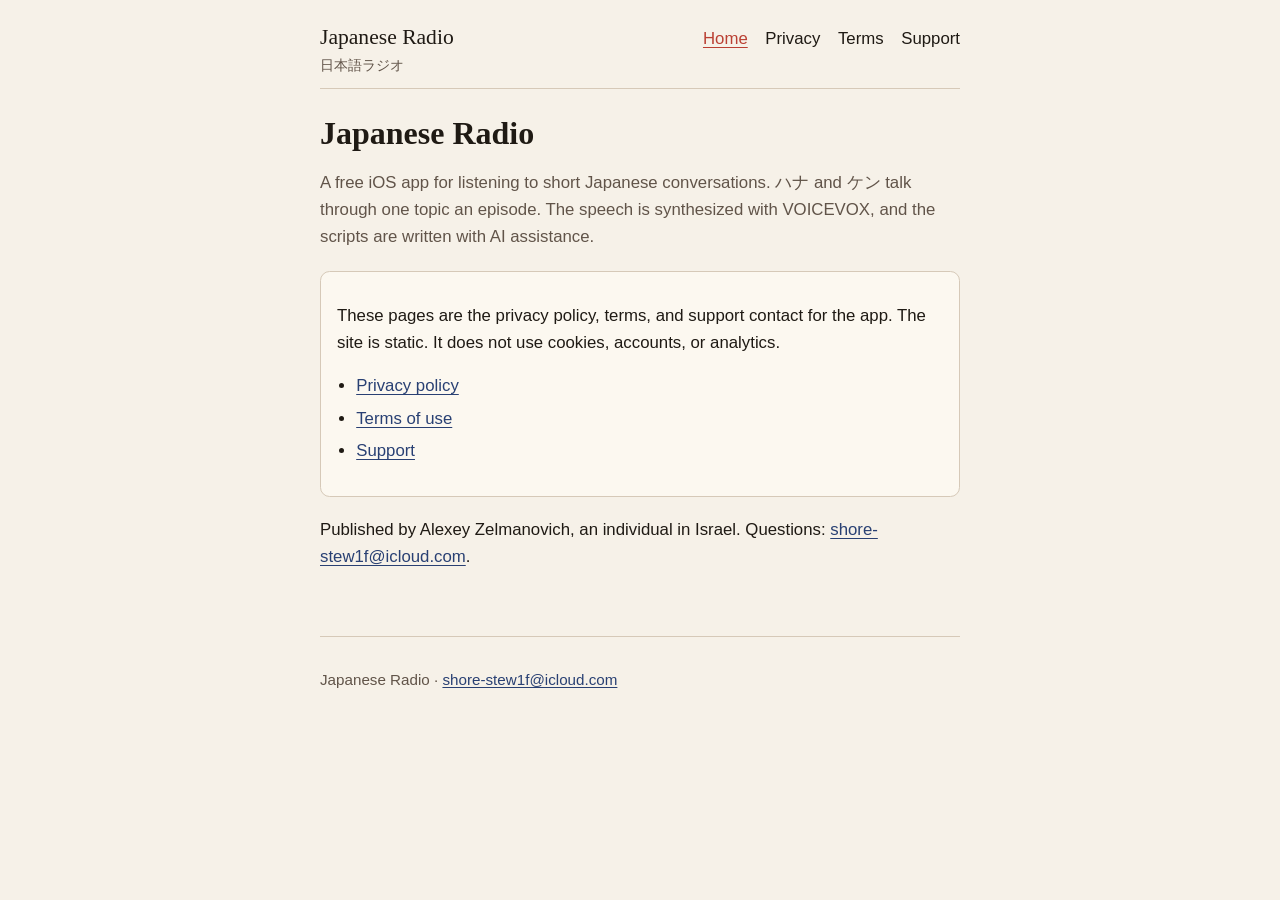
<file: index.html>
<!DOCTYPE html>
<html lang="en">
<head>
  <meta charset="utf-8">
  <meta name="viewport" content="width=device-width, initial-scale=1">
  <meta name="color-scheme" content="light dark">
  <title>Japanese Radio</title>
  <meta name="description" content="Privacy policy, terms of use, and support for the Japanese Radio iOS app.">
  <link rel="stylesheet" href="style.css">
  <link rel="icon" href="favicon.svg" type="image/svg+xml">
</head>
<body>
  <a class="skip" href="#content">Skip to content</a>
  <header class="site-header">
    <a class="brand" href="index.html">Japanese Radio <span>日本語ラジオ</span></a>
    <nav aria-label="Pages">
      <a href="index.html" aria-current="page">Home</a>
      <a href="privacy.html">Privacy</a>
      <a href="terms.html">Terms</a>
      <a href="support.html">Support</a>
    </nav>
  </header>
  <main id="content">
    <h1>Japanese Radio</h1>
    <p class="lede">A free iOS app for listening to short Japanese conversations. ハナ and ケン talk through one topic an episode. The speech is synthesized with VOICEVOX, and the scripts are written with AI assistance.</p>
    <div class="card">
      <p>These pages are the privacy policy, terms, and support contact for the app. The site is static. It does not use cookies, accounts, or analytics.</p>
      <ul>
        <li><a href="privacy.html">Privacy policy</a></li>
        <li><a href="terms.html">Terms of use</a></li>
        <li><a href="support.html">Support</a></li>
      </ul>
    </div>
    <p>Published by Alexey Zelmanovich, an individual in Israel. Questions: <a href="mailto:shore-stew1f@icloud.com">shore-stew1f@icloud.com</a>.</p>
  </main>
  <footer class="site-footer">
    <p>Japanese Radio · <a href="mailto:shore-stew1f@icloud.com">shore-stew1f@icloud.com</a></p>
  </footer>
</body>
</html>
</file>
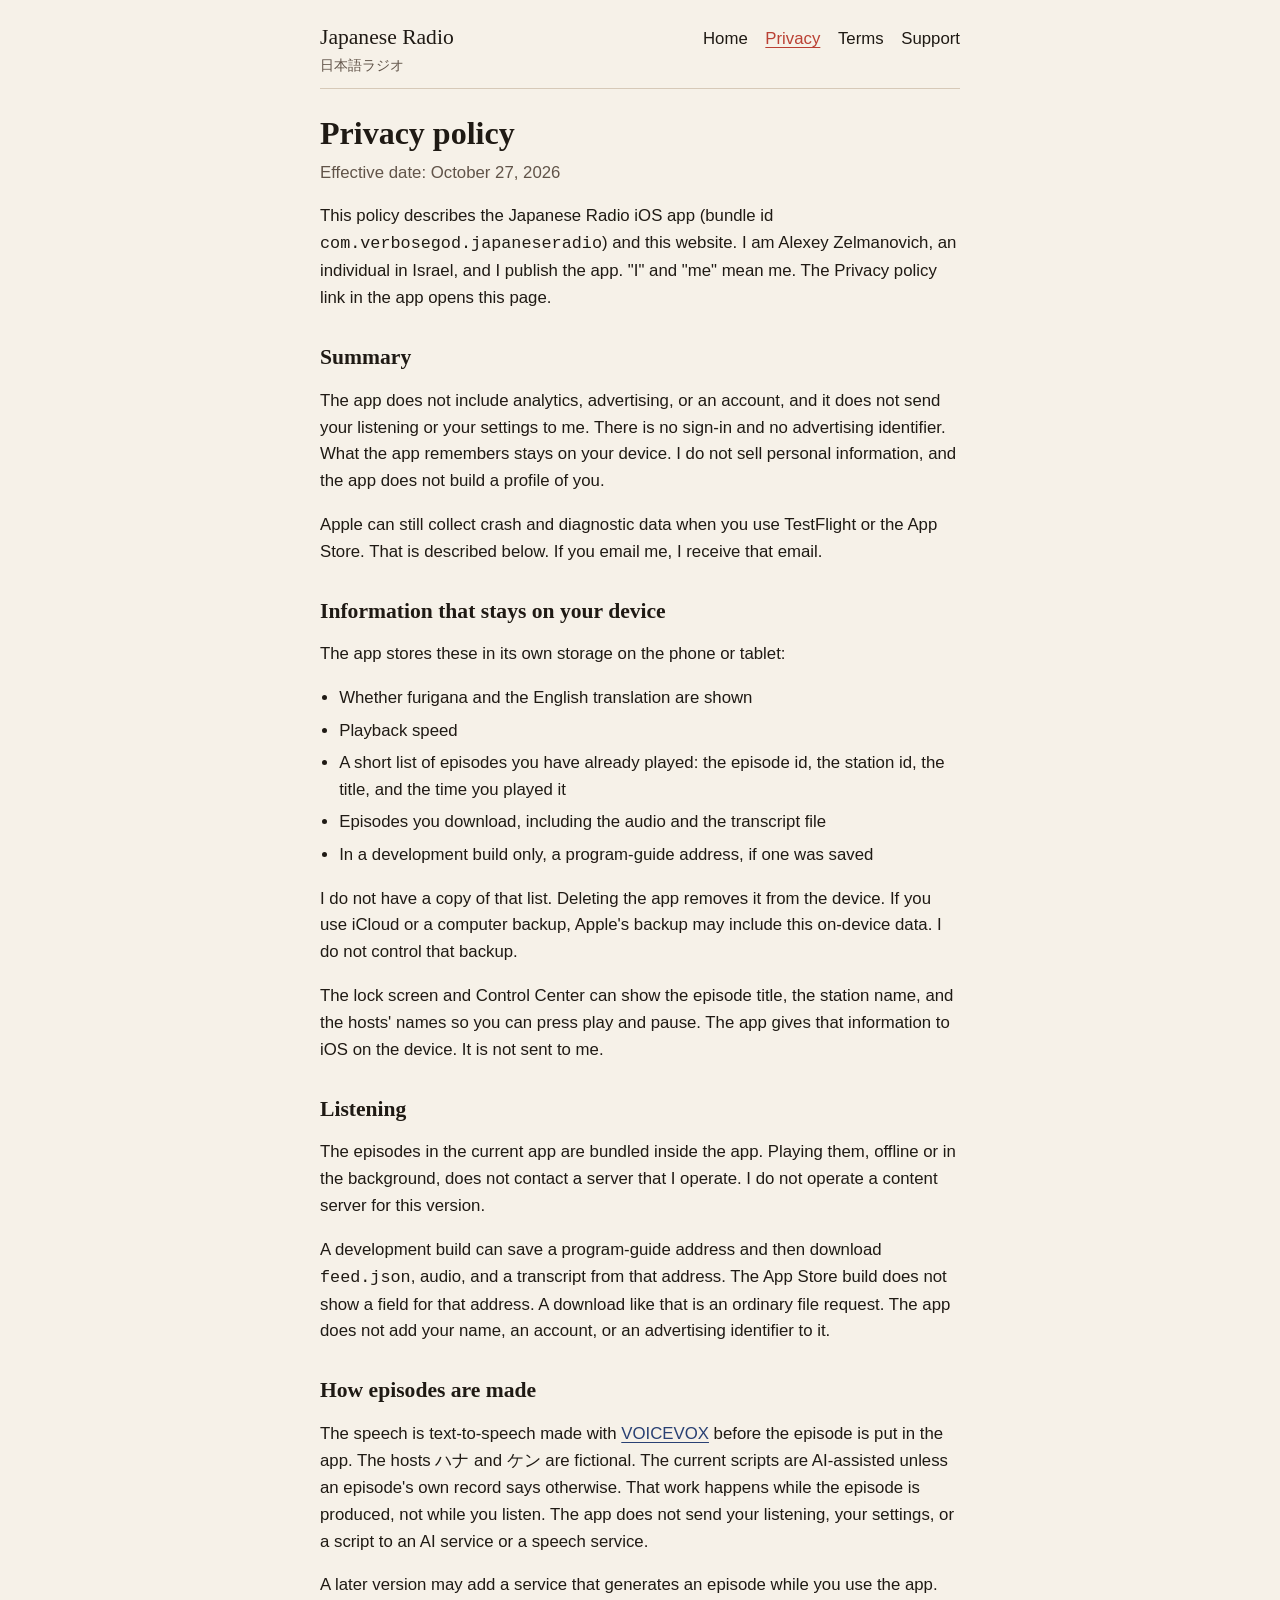
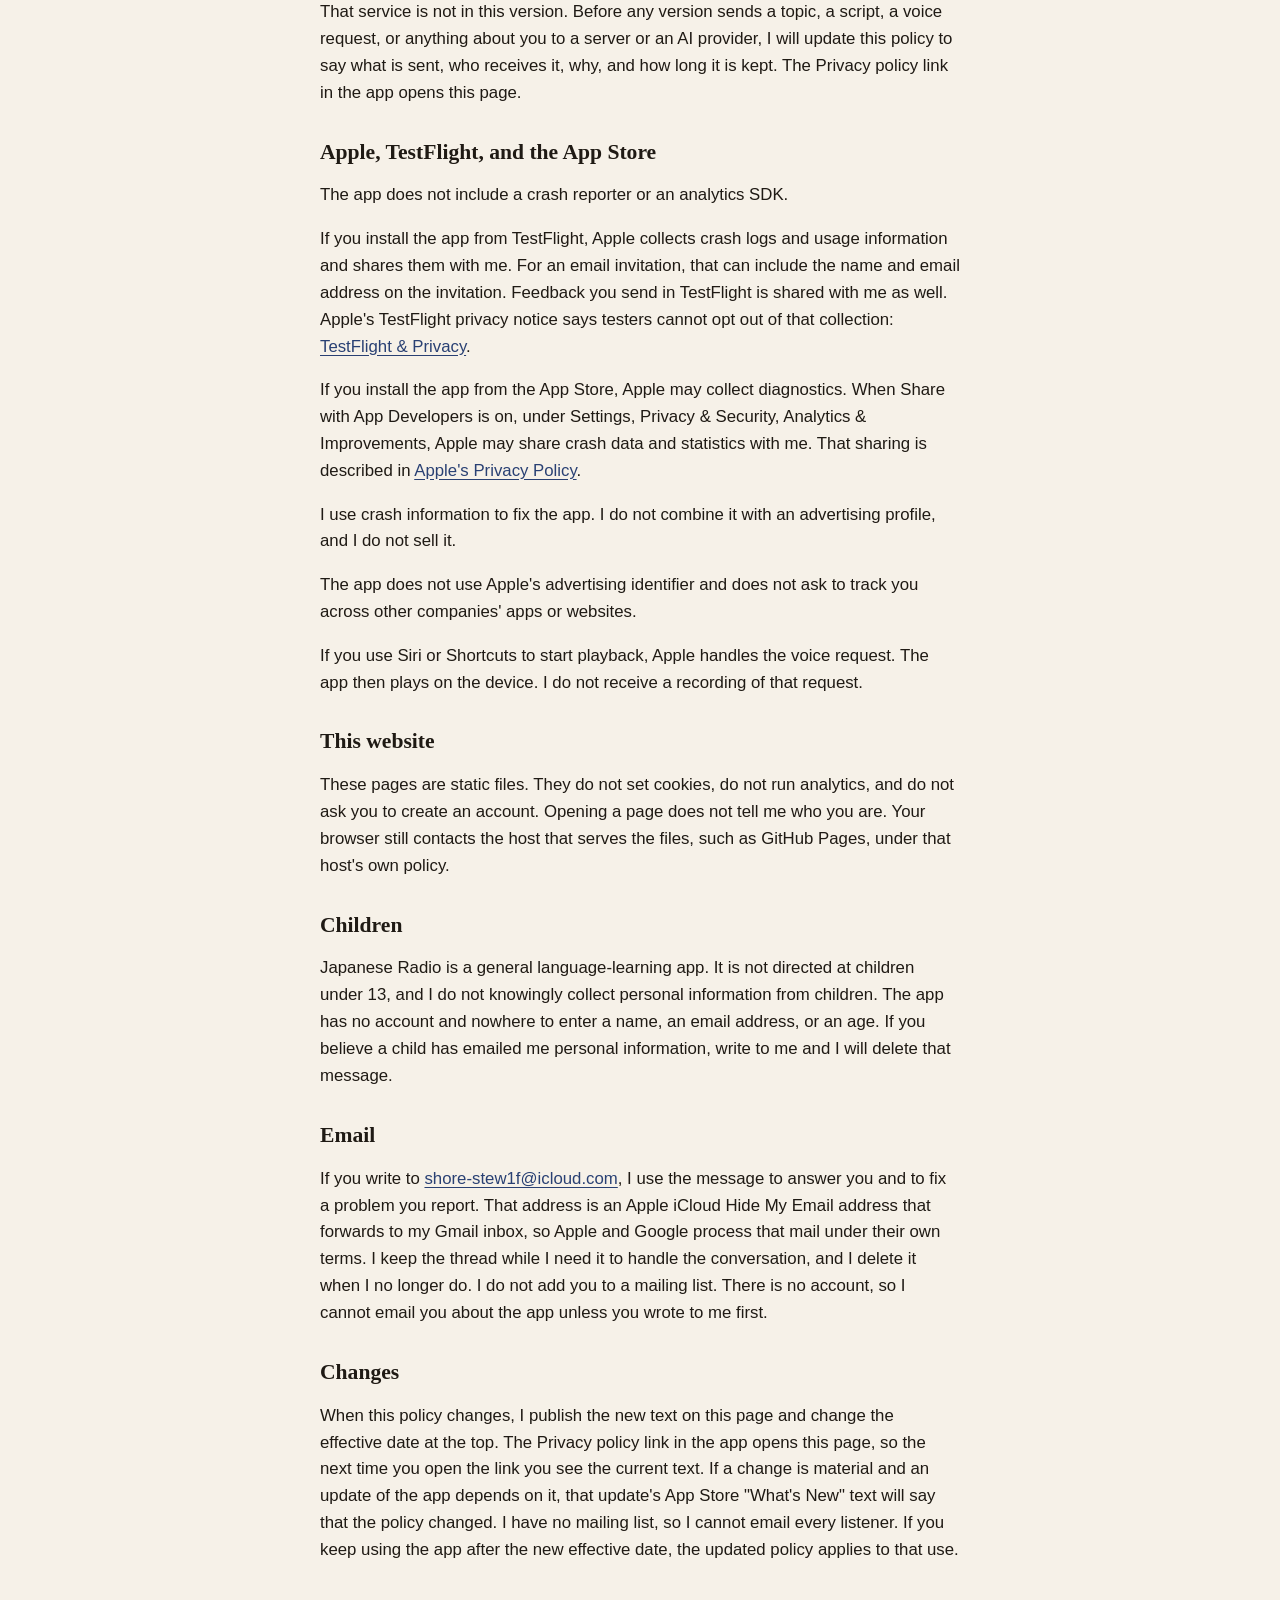
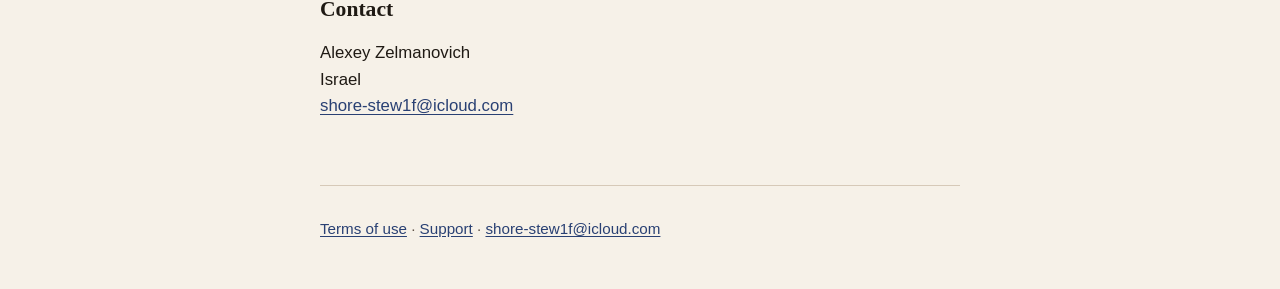
<file: privacy.html>
<!DOCTYPE html>
<html lang="en">
<head>
  <meta charset="utf-8">
  <meta name="viewport" content="width=device-width, initial-scale=1">
  <meta name="color-scheme" content="light dark">
  <title>Privacy policy — Japanese Radio</title>
  <meta name="description" content="Privacy policy for the Japanese Radio iOS app. The app does not include analytics, ads, or an account.">
  <link rel="stylesheet" href="style.css">
  <link rel="icon" href="favicon.svg" type="image/svg+xml">
</head>
<body>
  <a class="skip" href="#content">Skip to content</a>
  <header class="site-header">
    <a class="brand" href="index.html">Japanese Radio <span>日本語ラジオ</span></a>
    <nav aria-label="Pages">
      <a href="index.html">Home</a>
      <a href="privacy.html" aria-current="page">Privacy</a>
      <a href="terms.html">Terms</a>
      <a href="support.html">Support</a>
    </nav>
  </header>
  <main id="content">
    <h1>Privacy policy</h1>
    <p class="meta">Effective date: October 27, 2026</p>
    <p>This policy describes the Japanese Radio iOS app (bundle id <code>com.verbosegod.japaneseradio</code>) and this website. I am Alexey Zelmanovich, an individual in Israel, and I publish the app. "I" and "me" mean me. The Privacy policy link in the app opens this page.</p>

    <h2>Summary</h2>
    <p>The app does not include analytics, advertising, or an account, and it does not send your listening or your settings to me. There is no sign-in and no advertising identifier. What the app remembers stays on your device. I do not sell personal information, and the app does not build a profile of you.</p>
    <p>Apple can still collect crash and diagnostic data when you use TestFlight or the App Store. That is described below. If you email me, I receive that email.</p>

    <h2>Information that stays on your device</h2>
    <p>The app stores these in its own storage on the phone or tablet:</p>
    <ul>
      <li>Whether furigana and the English translation are shown</li>
      <li>Playback speed</li>
      <li>A short list of episodes you have already played: the episode id, the station id, the title, and the time you played it</li>
      <li>Episodes you download, including the audio and the transcript file</li>
      <li>In a development build only, a program-guide address, if one was saved</li>
    </ul>
    <p>I do not have a copy of that list. Deleting the app removes it from the device. If you use iCloud or a computer backup, Apple's backup may include this on-device data. I do not control that backup.</p>
    <p>The lock screen and Control Center can show the episode title, the station name, and the hosts' names so you can press play and pause. The app gives that information to iOS on the device. It is not sent to me.</p>

    <h2>Listening</h2>
    <p>The episodes in the current app are bundled inside the app. Playing them, offline or in the background, does not contact a server that I operate. I do not operate a content server for this version.</p>
    <p>A development build can save a program-guide address and then download <code>feed.json</code>, audio, and a transcript from that address. The App Store build does not show a field for that address. A download like that is an ordinary file request. The app does not add your name, an account, or an advertising identifier to it.</p>

    <h2>How episodes are made</h2>
    <p>The speech is text-to-speech made with <a href="https://voicevox.hiroshiba.jp/">VOICEVOX</a> before the episode is put in the app. The hosts ハナ and ケン are fictional. The current scripts are AI-assisted unless an episode's own record says otherwise. That work happens while the episode is produced, not while you listen. The app does not send your listening, your settings, or a script to an AI service or a speech service.</p>
    <p>A later version may add a service that generates an episode while you use the app. That service is not in this version. Before any version sends a topic, a script, a voice request, or anything about you to a server or an AI provider, I will update this policy to say what is sent, who receives it, why, and how long it is kept. The Privacy policy link in the app opens this page.</p>

    <h2>Apple, TestFlight, and the App Store</h2>
    <p>The app does not include a crash reporter or an analytics SDK.</p>
    <p>If you install the app from TestFlight, Apple collects crash logs and usage information and shares them with me. For an email invitation, that can include the name and email address on the invitation. Feedback you send in TestFlight is shared with me as well. Apple's TestFlight privacy notice says testers cannot opt out of that collection: <a href="https://www.apple.com/legal/privacy/data/en/test-flight/">TestFlight &amp; Privacy</a>.</p>
    <p>If you install the app from the App Store, Apple may collect diagnostics. When Share with App Developers is on, under Settings, Privacy &amp; Security, Analytics &amp; Improvements, Apple may share crash data and statistics with me. That sharing is described in <a href="https://www.apple.com/privacy/">Apple's Privacy Policy</a>.</p>
    <p>I use crash information to fix the app. I do not combine it with an advertising profile, and I do not sell it.</p>
    <p>The app does not use Apple's advertising identifier and does not ask to track you across other companies' apps or websites.</p>
    <p>If you use Siri or Shortcuts to start playback, Apple handles the voice request. The app then plays on the device. I do not receive a recording of that request.</p>

    <h2>This website</h2>
    <p>These pages are static files. They do not set cookies, do not run analytics, and do not ask you to create an account. Opening a page does not tell me who you are. Your browser still contacts the host that serves the files, such as GitHub Pages, under that host's own policy.</p>

    <h2>Children</h2>
    <p>Japanese Radio is a general language-learning app. It is not directed at children under 13, and I do not knowingly collect personal information from children. The app has no account and nowhere to enter a name, an email address, or an age. If you believe a child has emailed me personal information, write to me and I will delete that message.</p>

    <h2>Email</h2>
    <p>If you write to <a href="mailto:shore-stew1f@icloud.com">shore-stew1f@icloud.com</a>, I use the message to answer you and to fix a problem you report. That address is an Apple iCloud Hide My Email address that forwards to my Gmail inbox, so Apple and Google process that mail under their own terms. I keep the thread while I need it to handle the conversation, and I delete it when I no longer do. I do not add you to a mailing list. There is no account, so I cannot email you about the app unless you wrote to me first.</p>

    <h2>Changes</h2>
    <p>When this policy changes, I publish the new text on this page and change the effective date at the top. The Privacy policy link in the app opens this page, so the next time you open the link you see the current text. If a change is material and an update of the app depends on it, that update's App Store "What's New" text will say that the policy changed. I have no mailing list, so I cannot email every listener. If you keep using the app after the new effective date, the updated policy applies to that use.</p>

    <h2>Contact</h2>
    <p>Alexey Zelmanovich<br>Israel<br><a href="mailto:shore-stew1f@icloud.com">shore-stew1f@icloud.com</a></p>
  </main>
  <footer class="site-footer">
    <p><a href="terms.html">Terms of use</a> · <a href="support.html">Support</a> · <a href="mailto:shore-stew1f@icloud.com">shore-stew1f@icloud.com</a></p>
  </footer>
</body>
</html>
</file>
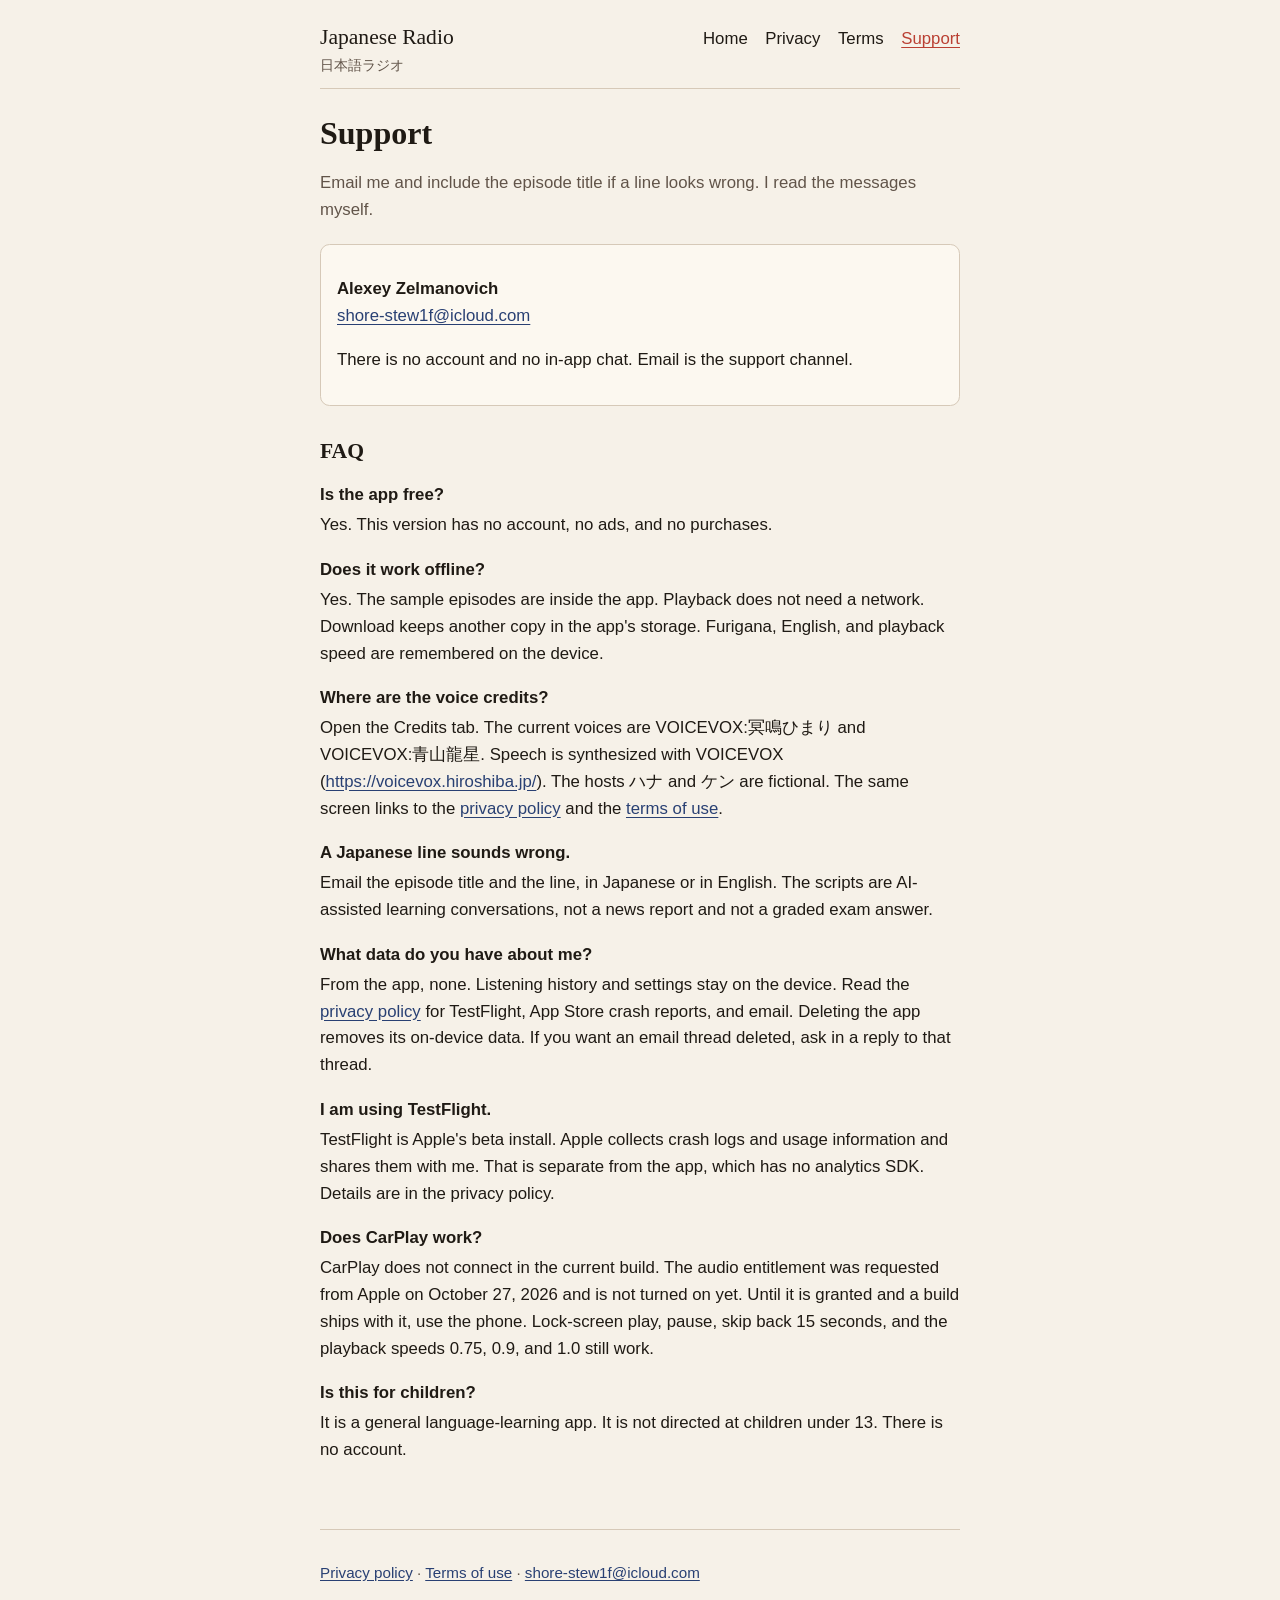
<file: support.html>
<!DOCTYPE html>
<html lang="en">
<head>
  <meta charset="utf-8">
  <meta name="viewport" content="width=device-width, initial-scale=1">
  <meta name="color-scheme" content="light dark">
  <title>Support — Japanese Radio</title>
  <meta name="description" content="How to contact the developer of Japanese Radio, and short answers about playback, privacy, and credits.">
  <link rel="stylesheet" href="style.css">
  <link rel="icon" href="favicon.svg" type="image/svg+xml">
</head>
<body>
  <a class="skip" href="#content">Skip to content</a>
  <header class="site-header">
    <a class="brand" href="index.html">Japanese Radio <span>日本語ラジオ</span></a>
    <nav aria-label="Pages">
      <a href="index.html">Home</a>
      <a href="privacy.html">Privacy</a>
      <a href="terms.html">Terms</a>
      <a href="support.html" aria-current="page">Support</a>
    </nav>
  </header>
  <main id="content">
    <h1>Support</h1>
    <p class="lede">Email me and include the episode title if a line looks wrong. I read the messages myself.</p>
    <div class="card">
      <p><strong>Alexey Zelmanovich</strong><br>
      <a href="mailto:shore-stew1f@icloud.com">shore-stew1f@icloud.com</a></p>
      <p>There is no account and no in-app chat. Email is the support channel.</p>
    </div>

    <h2>FAQ</h2>
    <dl>
      <dt>Is the app free?</dt>
      <dd>Yes. This version has no account, no ads, and no purchases.</dd>

      <dt>Does it work offline?</dt>
      <dd>Yes. The sample episodes are inside the app. Playback does not need a network. Download keeps another copy in the app's storage. Furigana, English, and playback speed are remembered on the device.</dd>

      <dt>Where are the voice credits?</dt>
      <dd>Open the Credits tab. The current voices are VOICEVOX:冥鳴ひまり and VOICEVOX:青山龍星. Speech is synthesized with VOICEVOX (<a href="https://voicevox.hiroshiba.jp/">https://voicevox.hiroshiba.jp/</a>). The hosts ハナ and ケン are fictional. The same screen links to the <a href="privacy.html">privacy policy</a> and the <a href="terms.html">terms of use</a>.</dd>

      <dt>A Japanese line sounds wrong.</dt>
      <dd>Email the episode title and the line, in Japanese or in English. The scripts are AI-assisted learning conversations, not a news report and not a graded exam answer.</dd>

      <dt>What data do you have about me?</dt>
      <dd>From the app, none. Listening history and settings stay on the device. Read the <a href="privacy.html">privacy policy</a> for TestFlight, App Store crash reports, and email. Deleting the app removes its on-device data. If you want an email thread deleted, ask in a reply to that thread.</dd>

      <dt>I am using TestFlight.</dt>
      <dd>TestFlight is Apple's beta install. Apple collects crash logs and usage information and shares them with me. That is separate from the app, which has no analytics SDK. Details are in the privacy policy.</dd>

      <dt>Does CarPlay work?</dt>
      <dd>CarPlay does not connect in the current build. The audio entitlement was requested from Apple on October 27, 2026 and is not turned on yet. Until it is granted and a build ships with it, use the phone. Lock-screen play, pause, skip back 15 seconds, and the playback speeds 0.75, 0.9, and 1.0 still work.</dd>

      <dt>Is this for children?</dt>
      <dd>It is a general language-learning app. It is not directed at children under 13. There is no account.</dd>
    </dl>
  </main>
  <footer class="site-footer">
    <p><a href="privacy.html">Privacy policy</a> · <a href="terms.html">Terms of use</a> · <a href="mailto:shore-stew1f@icloud.com">shore-stew1f@icloud.com</a></p>
  </footer>
</body>
</html>
</file>
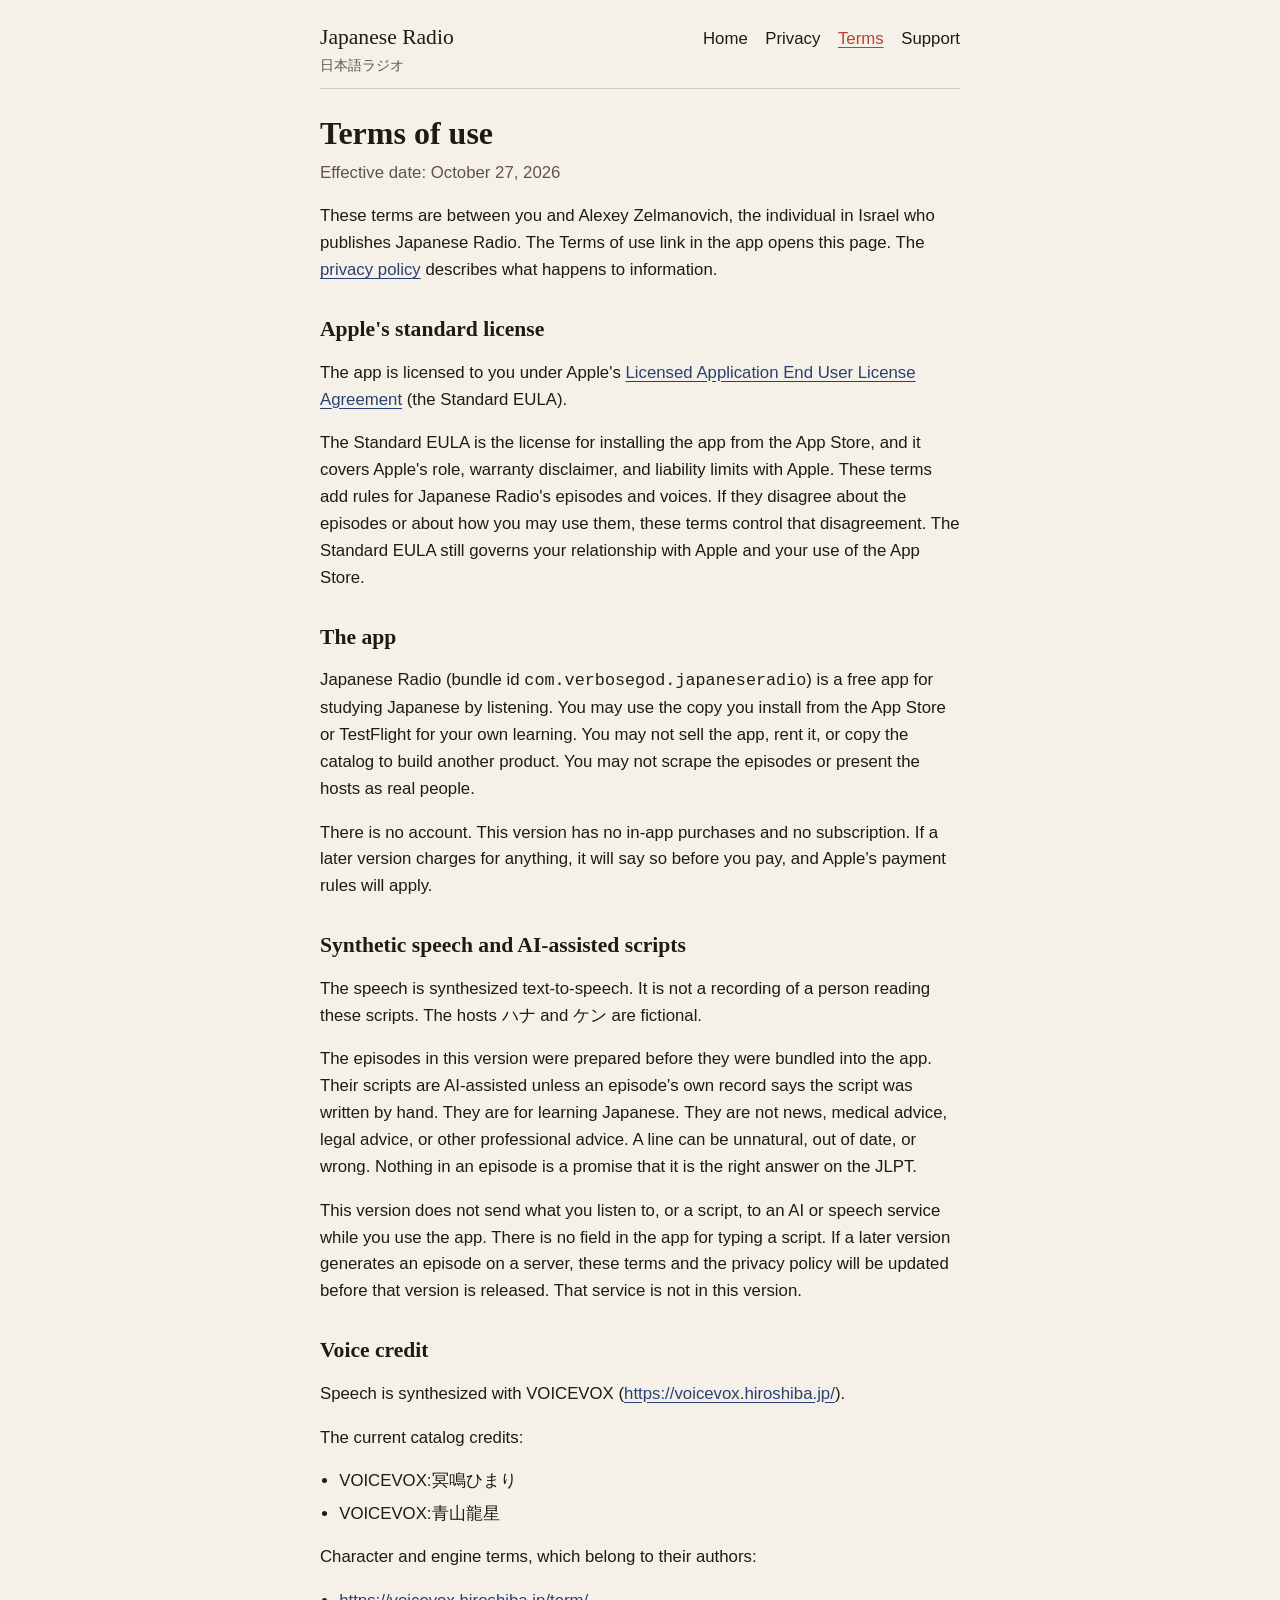
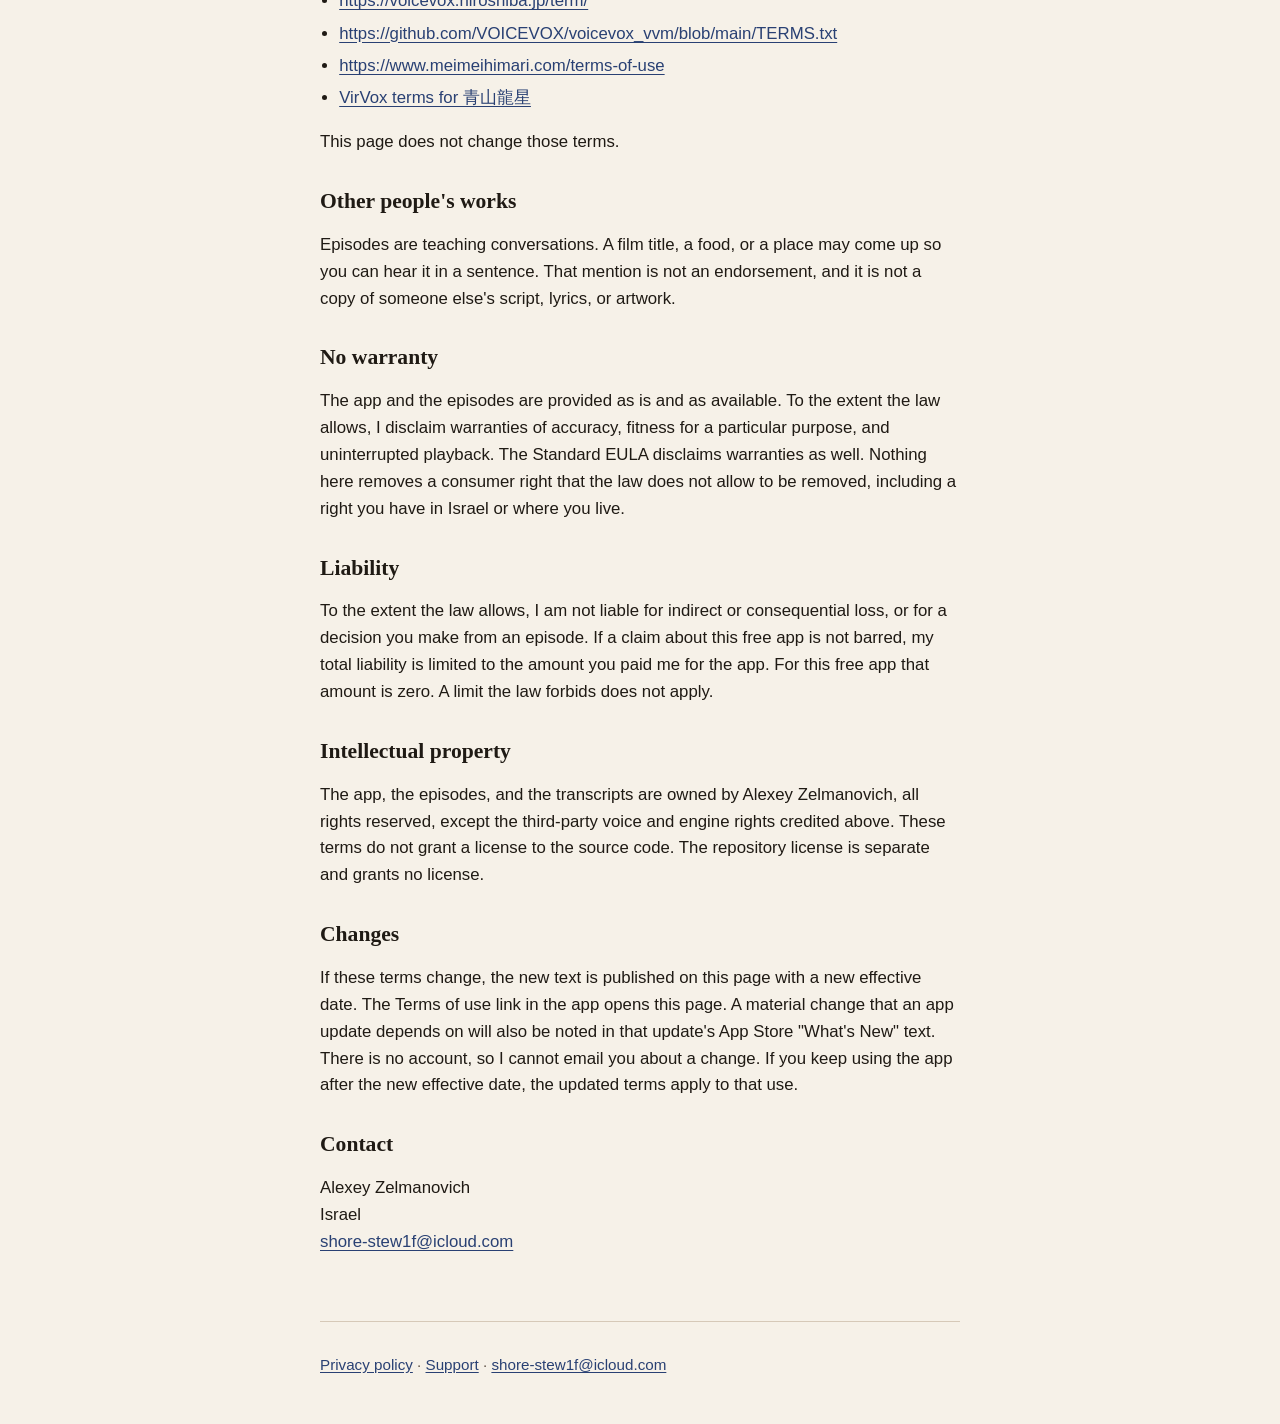
<file: terms.html>
<!DOCTYPE html>
<html lang="en">
<head>
  <meta charset="utf-8">
  <meta name="viewport" content="width=device-width, initial-scale=1">
  <meta name="color-scheme" content="light dark">
  <title>Terms of use — Japanese Radio</title>
  <meta name="description" content="Terms of use for Japanese Radio. Apple's standard EULA applies, plus these app-specific terms.">
  <link rel="stylesheet" href="style.css">
  <link rel="icon" href="favicon.svg" type="image/svg+xml">
</head>
<body>
  <a class="skip" href="#content">Skip to content</a>
  <header class="site-header">
    <a class="brand" href="index.html">Japanese Radio <span>日本語ラジオ</span></a>
    <nav aria-label="Pages">
      <a href="index.html">Home</a>
      <a href="privacy.html">Privacy</a>
      <a href="terms.html" aria-current="page">Terms</a>
      <a href="support.html">Support</a>
    </nav>
  </header>
  <main id="content">
    <h1>Terms of use</h1>
    <p class="meta">Effective date: October 27, 2026</p>
    <p>These terms are between you and Alexey Zelmanovich, the individual in Israel who publishes Japanese Radio. The Terms of use link in the app opens this page. The <a href="privacy.html">privacy policy</a> describes what happens to information.</p>

    <h2>Apple's standard license</h2>
    <p>The app is licensed to you under Apple's <a href="https://www.apple.com/legal/internet-services/itunes/dev/stdeula/">Licensed Application End User License Agreement</a> (the Standard EULA).</p>
    <p>The Standard EULA is the license for installing the app from the App Store, and it covers Apple's role, warranty disclaimer, and liability limits with Apple. These terms add rules for Japanese Radio's episodes and voices. If they disagree about the episodes or about how you may use them, these terms control that disagreement. The Standard EULA still governs your relationship with Apple and your use of the App Store.</p>

    <h2>The app</h2>
    <p>Japanese Radio (bundle id <code>com.verbosegod.japaneseradio</code>) is a free app for studying Japanese by listening. You may use the copy you install from the App Store or TestFlight for your own learning. You may not sell the app, rent it, or copy the catalog to build another product. You may not scrape the episodes or present the hosts as real people.</p>
    <p>There is no account. This version has no in-app purchases and no subscription. If a later version charges for anything, it will say so before you pay, and Apple's payment rules will apply.</p>

    <h2>Synthetic speech and AI-assisted scripts</h2>
    <p>The speech is synthesized text-to-speech. It is not a recording of a person reading these scripts. The hosts ハナ and ケン are fictional.</p>
    <p>The episodes in this version were prepared before they were bundled into the app. Their scripts are AI-assisted unless an episode's own record says the script was written by hand. They are for learning Japanese. They are not news, medical advice, legal advice, or other professional advice. A line can be unnatural, out of date, or wrong. Nothing in an episode is a promise that it is the right answer on the JLPT.</p>
    <p>This version does not send what you listen to, or a script, to an AI or speech service while you use the app. There is no field in the app for typing a script. If a later version generates an episode on a server, these terms and the privacy policy will be updated before that version is released. That service is not in this version.</p>

    <h2>Voice credit</h2>
    <p>Speech is synthesized with VOICEVOX (<a href="https://voicevox.hiroshiba.jp/">https://voicevox.hiroshiba.jp/</a>).</p>
    <p>The current catalog credits:</p>
    <ul>
      <li>VOICEVOX:冥鳴ひまり</li>
      <li>VOICEVOX:青山龍星</li>
    </ul>
    <p>Character and engine terms, which belong to their authors:</p>
    <ul>
      <li><a href="https://voicevox.hiroshiba.jp/term/">https://voicevox.hiroshiba.jp/term/</a></li>
      <li><a href="https://github.com/VOICEVOX/voicevox_vvm/blob/main/TERMS.txt">https://github.com/VOICEVOX/voicevox_vvm/blob/main/TERMS.txt</a></li>
      <li><a href="https://www.meimeihimari.com/terms-of-use">https://www.meimeihimari.com/terms-of-use</a></li>
      <li><a href="https://virvoxproject.wixsite.com/official/voicevox%E3%81%AE%E5%88%A9%E7%94%A8%E8%A6%8F%E7%B4%84">VirVox terms for 青山龍星</a></li>
    </ul>
    <p>This page does not change those terms.</p>

    <h2>Other people's works</h2>
    <p>Episodes are teaching conversations. A film title, a food, or a place may come up so you can hear it in a sentence. That mention is not an endorsement, and it is not a copy of someone else's script, lyrics, or artwork.</p>

    <h2>No warranty</h2>
    <p>The app and the episodes are provided as is and as available. To the extent the law allows, I disclaim warranties of accuracy, fitness for a particular purpose, and uninterrupted playback. The Standard EULA disclaims warranties as well. Nothing here removes a consumer right that the law does not allow to be removed, including a right you have in Israel or where you live.</p>

    <h2>Liability</h2>
    <p>To the extent the law allows, I am not liable for indirect or consequential loss, or for a decision you make from an episode. If a claim about this free app is not barred, my total liability is limited to the amount you paid me for the app. For this free app that amount is zero. A limit the law forbids does not apply.</p>

    <h2>Intellectual property</h2>
    <p>The app, the episodes, and the transcripts are owned by Alexey Zelmanovich, all rights reserved, except the third-party voice and engine rights credited above. These terms do not grant a license to the source code. The repository license is separate and grants no license.</p>

    <h2>Changes</h2>
    <p>If these terms change, the new text is published on this page with a new effective date. The Terms of use link in the app opens this page. A material change that an app update depends on will also be noted in that update's App Store "What's New" text. There is no account, so I cannot email you about a change. If you keep using the app after the new effective date, the updated terms apply to that use.</p>

    <h2>Contact</h2>
    <p>Alexey Zelmanovich<br>Israel<br><a href="mailto:shore-stew1f@icloud.com">shore-stew1f@icloud.com</a></p>
  </main>
  <footer class="site-footer">
    <p><a href="privacy.html">Privacy policy</a> · <a href="support.html">Support</a> · <a href="mailto:shore-stew1f@icloud.com">shore-stew1f@icloud.com</a></p>
  </footer>
</body>
</html>
</file>
<file: style.css>
:root {
  color-scheme: light dark;
  --paper: #f6f1e8;
  --ink: #1f1a14;
  --secondary: #615449;
  --vermilion: #ba4033;
  --indigo: #294073;
  --line: #d6c9b8;
  --card: #fcf8f0;
  --max: 40rem;
}

@media (prefers-color-scheme: dark) {
  :root {
    --paper: #171411;
    --ink: #f5ede0;
    --secondary: #b8ab99;
    --vermilion: #e8735c;
    --indigo: #a3bdeb;
    --line: #3d362e;
    --card: #241f1b;
  }
}

* { box-sizing: border-box; }

html { scroll-behavior: smooth; }

body {
  margin: 0;
  background: var(--paper);
  color: var(--ink);
  font-family: -apple-system, BlinkMacSystemFont, "Segoe UI", Helvetica, Arial, sans-serif;
  font-size: 1.05rem;
  line-height: 1.6;
}

a {
  color: var(--indigo);
  text-underline-offset: 0.15em;
}

a:hover { color: var(--vermilion); }

.skip {
  position: absolute;
  left: 0.5rem;
  top: -3rem;
  background: var(--card);
  color: var(--ink);
  padding: 0.4rem 0.7rem;
  border: 1px solid var(--line);
}

.skip:focus { top: 0.5rem; }

.site-header,
.site-footer,
main {
  width: min(var(--max), calc(100% - 2rem));
  margin-inline: auto;
}

.site-header {
  display: flex;
  flex-wrap: wrap;
  align-items: baseline;
  justify-content: space-between;
  gap: 0.75rem 1.5rem;
  padding: 1.25rem 0 0.75rem;
  border-bottom: 1px solid var(--line);
}

.brand {
  color: var(--ink);
  font-family: Georgia, "Iowan Old Style", Palatino, "Palatino Linotype", serif;
  font-size: 1.35rem;
  text-decoration: none;
}

.brand span {
  display: block;
  color: var(--secondary);
  font-family: -apple-system, BlinkMacSystemFont, "Segoe UI", Helvetica, Arial, sans-serif;
  font-size: 0.85rem;
}

.site-header nav {
  display: flex;
  flex-wrap: wrap;
  gap: 0.75rem 1.1rem;
}

.site-header nav a {
  color: var(--ink);
  text-decoration: none;
}

.site-header nav a[aria-current="page"] {
  color: var(--vermilion);
  text-decoration: underline;
}

main { padding: 1.5rem 0 3rem; }

h1, h2 {
  font-family: Georgia, "Iowan Old Style", Palatino, "Palatino Linotype", serif;
  font-weight: 600;
  line-height: 1.25;
}

h1 { font-size: 2rem; margin: 0 0 0.4rem; }

h2 {
  font-size: 1.35rem;
  margin: 2rem 0 0.4rem;
}

.lede, .meta { color: var(--secondary); }

.meta { margin-top: 0; }

.card {
  background: var(--card);
  border: 1px solid var(--line);
  border-radius: 0.6rem;
  padding: 0.9rem 1rem;
  margin: 1.25rem 0;
}

ul, ol { padding-left: 1.2rem; }

li + li { margin-top: 0.35rem }

.site-footer {
  border-top: 1px solid var(--line);
  padding: 1rem 0 2rem;
  color: var(--secondary);
  font-size: 0.95rem;
}

dt { font-weight: 650; margin-top: 1.1rem; }

dd { margin: 0.2rem 0 0; }
</file>
